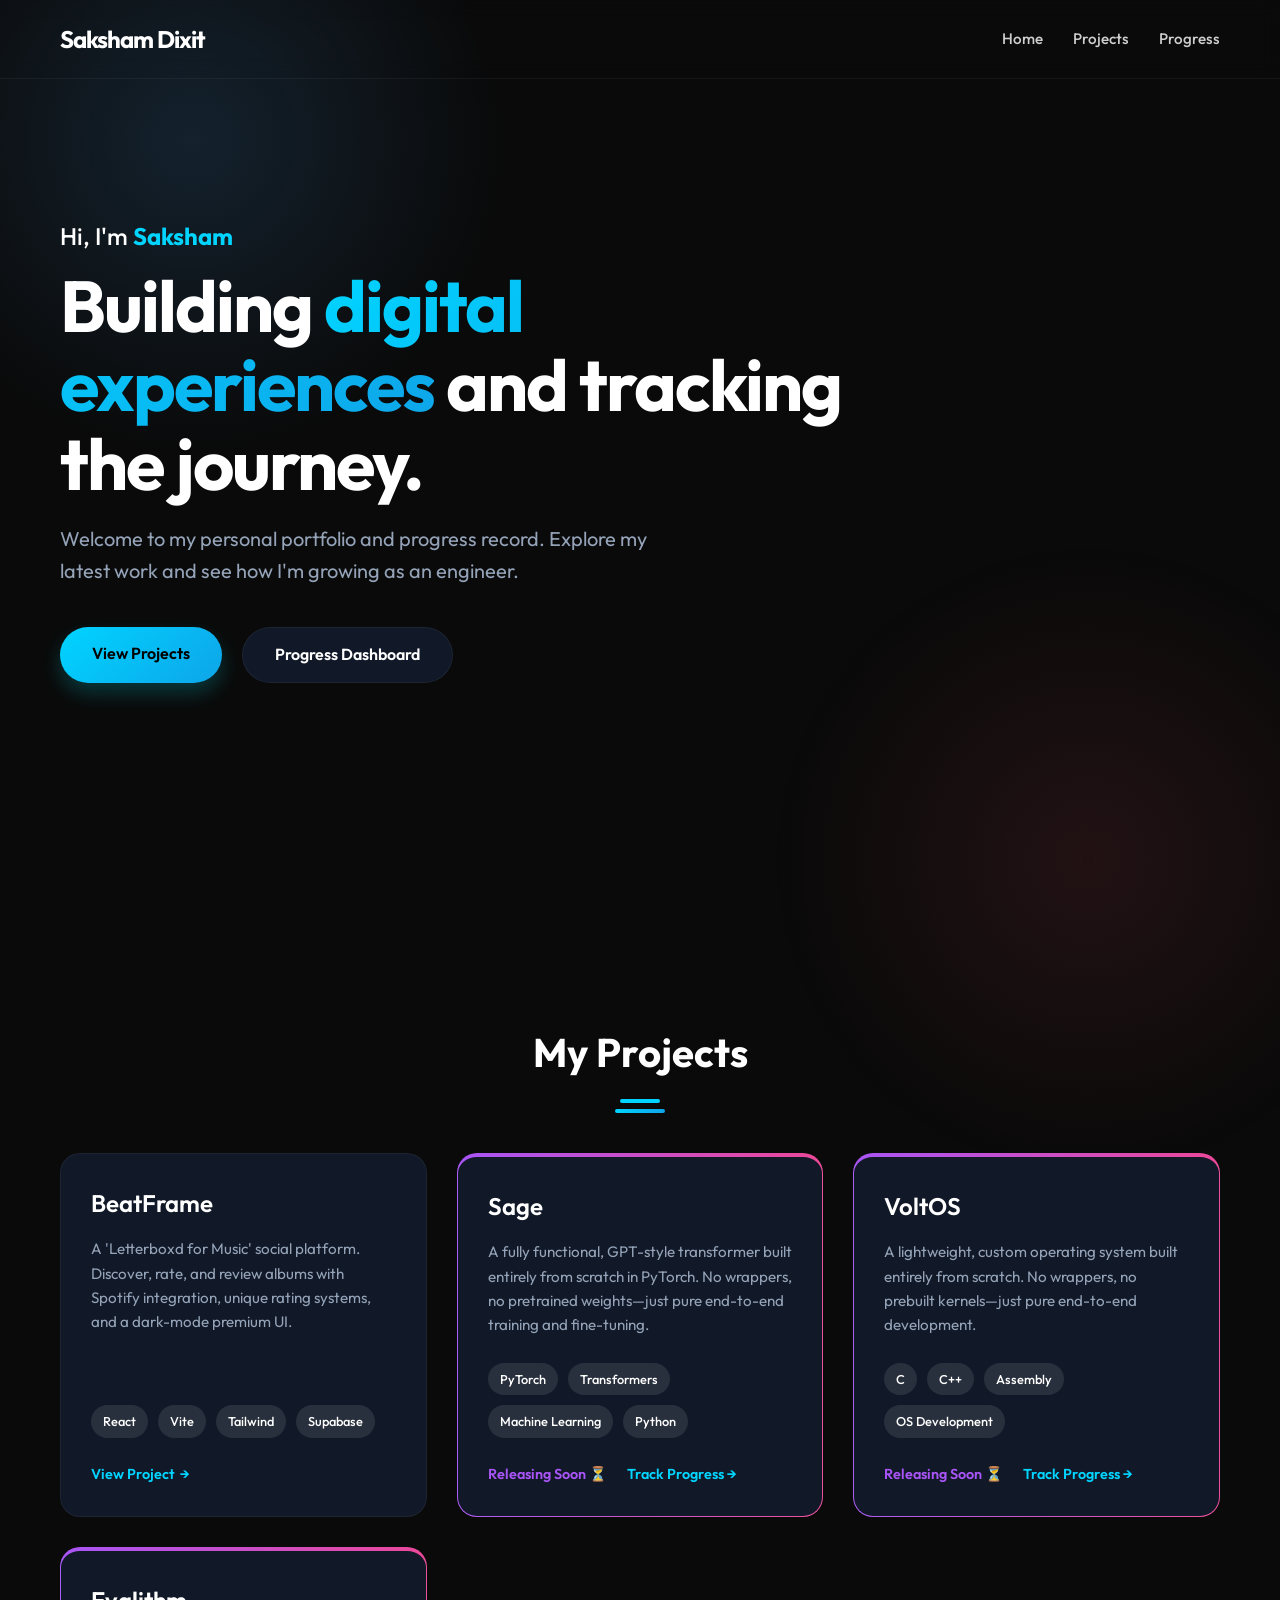
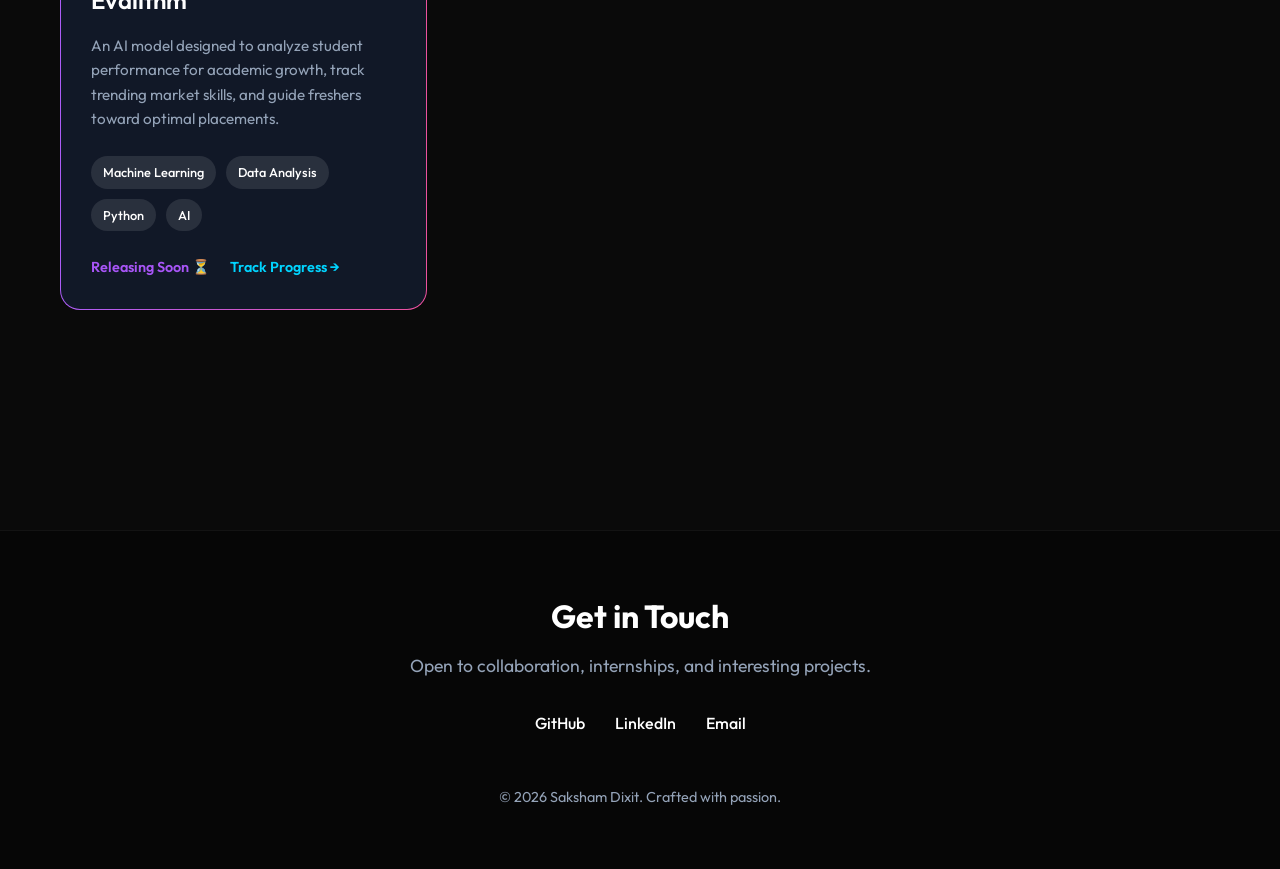
<file: index.html>
<!DOCTYPE html>
<html lang="en">
<head>
    <meta charset="UTF-8">
    <meta name="viewport" content="width=device-width, initial-scale=1.0">
    <title>My Portfolio & Progress</title>
    <meta name="description" content="Personal portfolio and progress tracking record.">
    <!-- Google Fonts: Outfit -->
    <link rel="preconnect" href="https://fonts.googleapis.com">
    <link rel="preconnect" href="https://fonts.gstatic.com" crossorigin>
    <link href="https://fonts.googleapis.com/css2?family=Outfit:wght@300;400;500;700&display=swap" rel="stylesheet">
    <link rel="stylesheet" href="styles/main.css">
</head>
<body>
    <div class="background-glow"></div>
    <div class="background-glow secondary"></div>

    <header>
        <nav>
            <div class="logo">Saksham Dixit</div>
            <ul class="nav-links">
                <li><a href="#home">Home</a></li>
                <li><a href="#projects">Projects</a></li>
                <li><a href="progress-dashboard.html">Progress</a></li>
            </ul>
        </nav>
    </header>

    <main>
        <section id="home" class="hero">
            <div class="hero-content fade-in">
                <h2 class="greeting">Hi, I'm <span class="highlight" id="user-name">Saksham</span></h2>
                <h1 class="title">Building <span class="gradient-text">digital experiences</span> and tracking the journey.</h1>
                <p class="subtitle">Welcome to my personal portfolio and progress record. Explore my latest work and see how I'm growing as an engineer.</p>
                <div class="cta-buttons">
                    <a href="#projects" class="btn btn-primary">View Projects</a>
                    <a href="progress-dashboard.html" class="btn btn-secondary">Progress Dashboard</a>
                </div>
            </div>
        </section>

        <section id="projects" class="projects-section">
            <h2 class="section-title fade-in">My Projects <span style="display:block; width: 40px; height: 4px; background: var(--accent-1); margin: 15px auto 0; border-radius: 2px;"></span></h2>
            <div class="projects-grid" id="projects-container">
                <!-- Projects will be injected here via JavaScript -->
            </div>
        </section>


    </main>

    <footer style="margin-top: 100px; padding: 60px 20px; border-top: 1px solid var(--glass-border); background: rgba(0,0,0,0.3);">
        <div style="max-width: 1200px; margin: 0 auto; text-align: center;">
            <h2 style="font-size: 2rem; font-weight: 700; margin-bottom: 10px;">Get in Touch</h2>
            <p style="color: var(--text-secondary); margin-bottom: 30px; font-size: 1.1rem;">Open to collaboration, internships, and interesting projects.</p>
            <div style="display: flex; justify-content: center; gap: 30px; flex-wrap: wrap;">
                <a href="https://github.com/sakshamd19" target="_blank" style="color: var(--text-primary); text-decoration: none; font-weight: 500; transition: var(--transition);" onmouseover="this.style.color='var(--accent-1)'" onmouseout="this.style.color='var(--text-primary)'">GitHub</a>
                <a href="https://www.linkedin.com/in/saksham-dixit-6b05b6356" target="_blank" style="color: var(--text-primary); text-decoration: none; font-weight: 500; transition: var(--transition);" onmouseover="this.style.color='var(--accent-1)'" onmouseout="this.style.color='var(--text-primary)'">LinkedIn</a>
                <a href="mailto:sakshamdixit0319@gmail.com" style="color: var(--text-primary); text-decoration: none; font-weight: 500; transition: var(--transition);" onmouseover="this.style.color='var(--accent-1)'" onmouseout="this.style.color='var(--text-primary)'">Email</a>
            </div>
            <p style="color: var(--text-secondary); margin-top: 50px; font-size: 0.9rem;">&copy; <span id="current-year"></span> Saksham Dixit. Crafted with passion.</p>
        </div>
    </footer>

    <script src="scripts/app.js"></script>
</body>
</html>
</file>
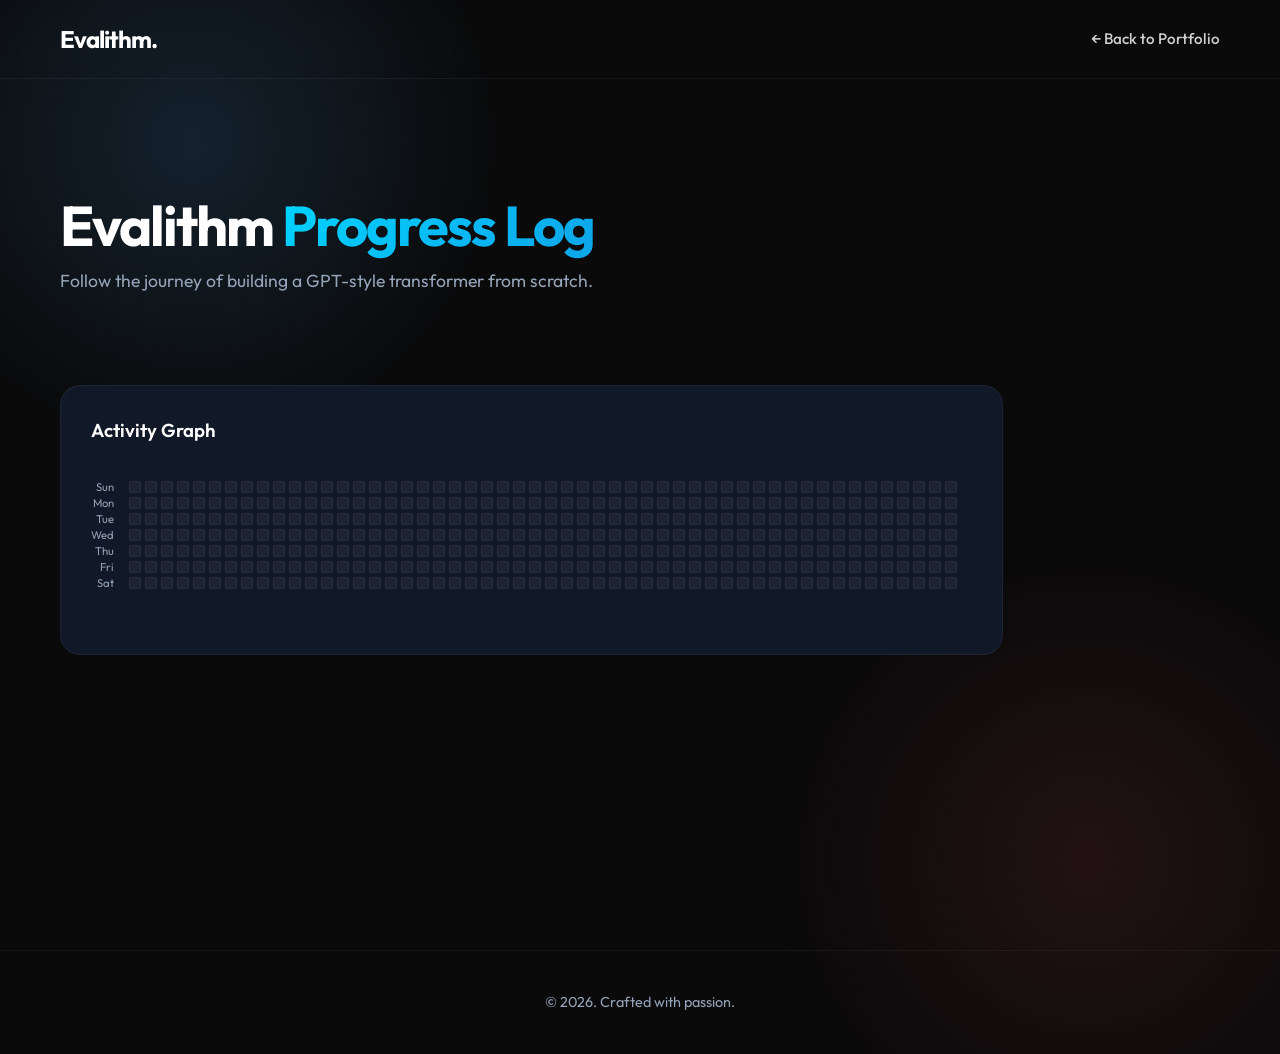
<file: evalithm-progress.html>
<!DOCTYPE html>
<html lang="en">
<head>
    <meta charset="UTF-8">
    <meta name="viewport" content="width=device-width, initial-scale=1.0">
    <title>Evalithm - Development Progress</title>
    <!-- Google Fonts: Outfit -->
    <link rel="preconnect" href="https://fonts.googleapis.com">
    <link rel="preconnect" href="https://fonts.gstatic.com" crossorigin>
    <link href="https://fonts.googleapis.com/css2?family=Outfit:wght@300;400;500;700&display=swap" rel="stylesheet">
    <link rel="stylesheet" href="styles/main.css">
</head>
<body>
    <div class="background-glow"></div>
    <div class="background-glow secondary"></div>

    <header>
        <nav>
            <div class="logo">Evalithm.</div>
            <ul class="nav-links">
                <li><a href="index.html">&larr; Back to Portfolio</a></li>
            </ul>
        </nav>
    </header>

    <main>
        <section class="progress-section" style="min-height: 100vh; padding-top: 150px;">
            <h1 class="title" style="text-align: left; font-size: 3.5rem; margin-bottom: 10px;">Evalithm <span class="gradient-text">Progress Log</span></h1>
            <p class="subtitle" style="text-align: left; margin: 0 0 40px 0; font-size: 1.1rem;">Follow the journey of building a GPT-style transformer from scratch.</p>
            
            <div class="contribution-section fade-in">
                <h3 style="margin-bottom: 20px; font-weight: 600;">Activity Graph</h3>
                <div class="contribution-graph-wrapper">
                    <div style="display: flex; gap: 10px; align-items: flex-end; padding: 15px 15px 15px 0;">
                        <div class="graph-days">
                            <span>Sun</span>
                            <span>Mon</span>
                            <span>Tue</span>
                            <span>Wed</span>
                            <span>Thu</span>
                            <span>Fri</span>
                            <span>Sat</span>
                        </div>
                        <div class="contribution-graph" id="contribution-graph"></div>
                    </div>
                </div>
            </div>

        </section>
    </main>

    <footer>
        <div class="footer-content">
            <p>&copy; <span id="current-year"></span>. Crafted with passion.</p>
        </div>
    </footer>

    <script src="scripts/evalithm-progress.js"></script>

</body>
</html>
</file>
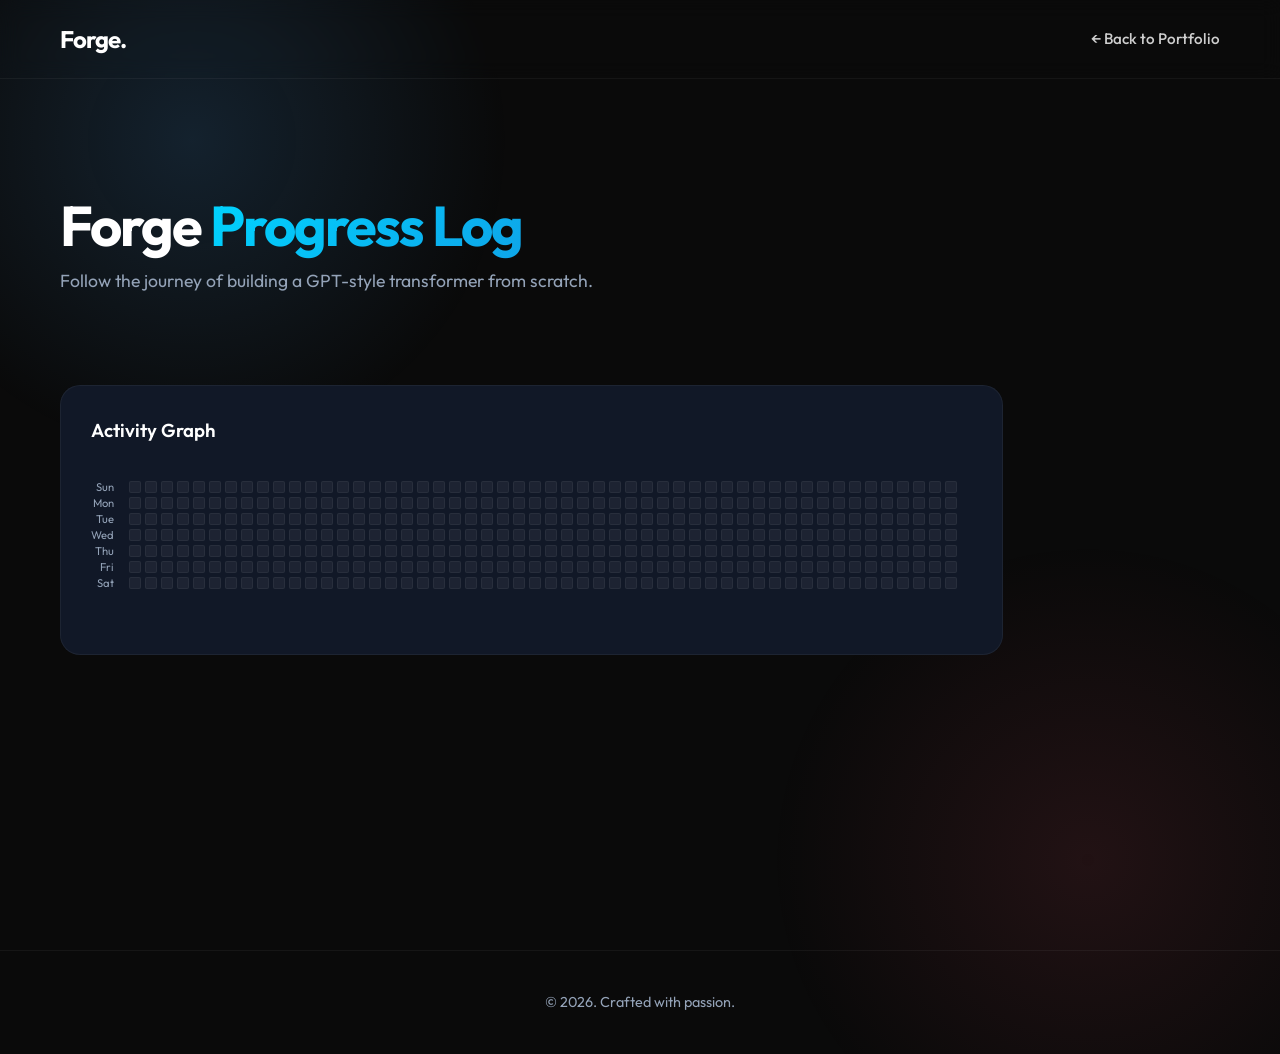
<file: forge-progress.html>
<!DOCTYPE html>
<html lang="en">
<head>
    <meta charset="UTF-8">
    <meta name="viewport" content="width=device-width, initial-scale=1.0">
    <title>Forge - Development Progress</title>
    <!-- Google Fonts: Outfit -->
    <link rel="preconnect" href="https://fonts.googleapis.com">
    <link rel="preconnect" href="https://fonts.gstatic.com" crossorigin>
    <link href="https://fonts.googleapis.com/css2?family=Outfit:wght@300;400;500;700&display=swap" rel="stylesheet">
    <link rel="stylesheet" href="styles/main.css">
</head>
<body>
    <div class="background-glow"></div>
    <div class="background-glow secondary"></div>

    <header>
        <nav>
            <div class="logo">Forge.</div>
            <ul class="nav-links">
                <li><a href="index.html">&larr; Back to Portfolio</a></li>
            </ul>
        </nav>
    </header>

    <main>
        <section class="progress-section" style="min-height: 100vh; padding-top: 150px;">
            <h1 class="title" style="text-align: left; font-size: 3.5rem; margin-bottom: 10px;">Forge <span class="gradient-text">Progress Log</span></h1>
            <p class="subtitle" style="text-align: left; margin: 0 0 40px 0; font-size: 1.1rem;">Follow the journey of building a GPT-style transformer from scratch.</p>
            
            <div class="contribution-section fade-in">
                <h3 style="margin-bottom: 20px; font-weight: 600;">Activity Graph</h3>
                <div class="contribution-graph-wrapper">
                    <div style="display: flex; gap: 10px; align-items: flex-end; padding: 15px 15px 15px 0;">
                        <div class="graph-days">
                            <span>Sun</span>
                            <span>Mon</span>
                            <span>Tue</span>
                            <span>Wed</span>
                            <span>Thu</span>
                            <span>Fri</span>
                            <span>Sat</span>
                        </div>
                        <div class="contribution-graph" id="contribution-graph"></div>
                    </div>
                </div>
            </div>

        </section>
    </main>

    <footer>
        <div class="footer-content">
            <p>&copy; <span id="current-year"></span>. Crafted with passion.</p>
        </div>
    </footer>

    <script src="scripts/forge-progress.js"></script>

</body>
</html>
</file>
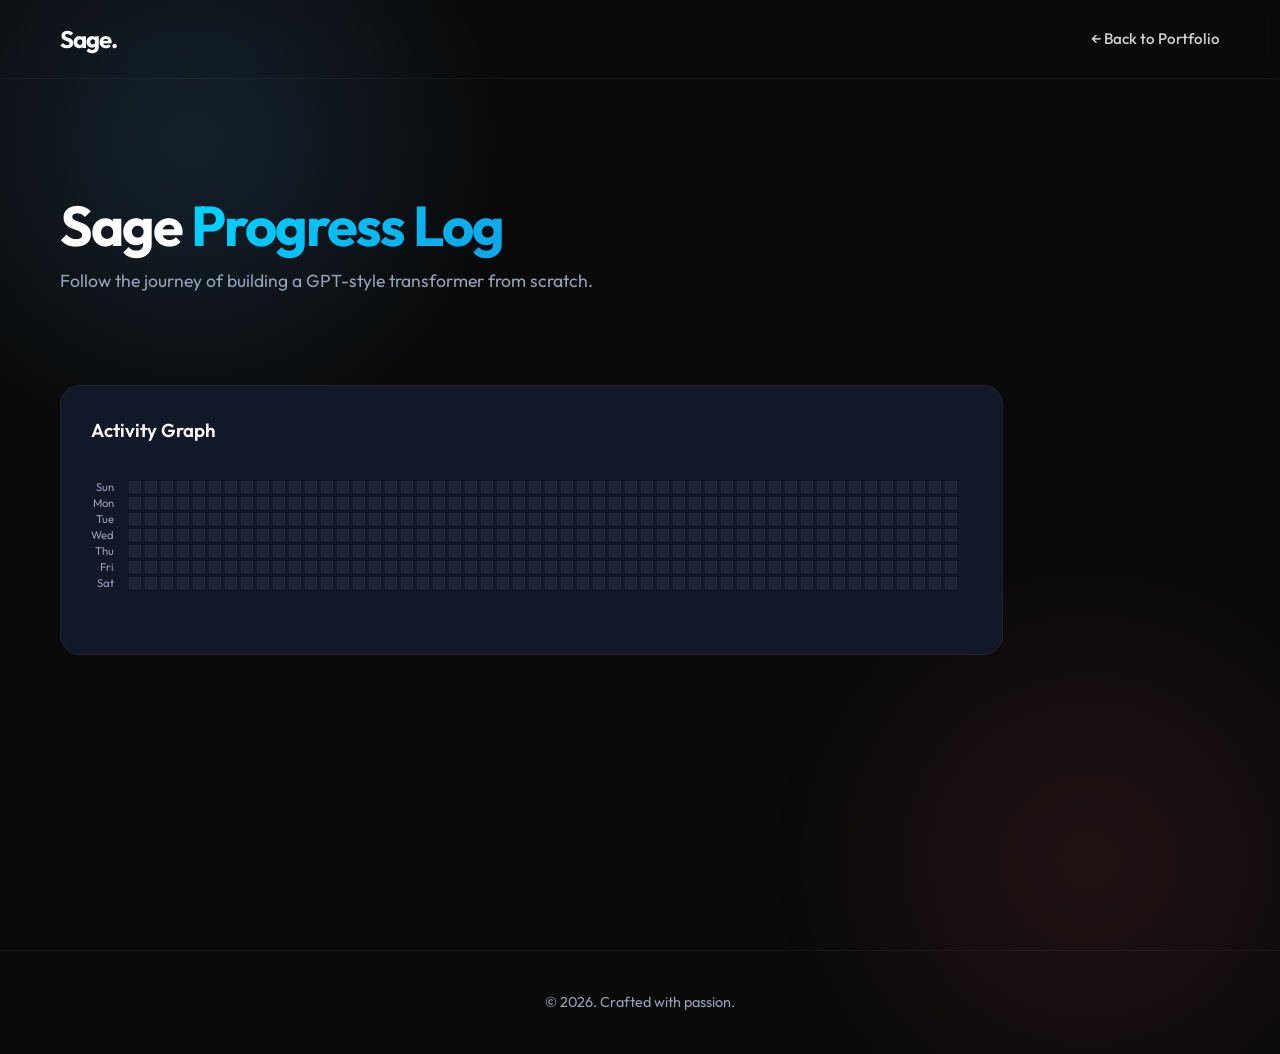
<file: sage-progress.html>
<!DOCTYPE html>
<html lang="en">
<head>
    <meta charset="UTF-8">
    <meta name="viewport" content="width=device-width, initial-scale=1.0">
    <title>Sage - Development Progress</title>
    <!-- Google Fonts: Outfit -->
    <link rel="preconnect" href="https://fonts.googleapis.com">
    <link rel="preconnect" href="https://fonts.gstatic.com" crossorigin>
    <link href="https://fonts.googleapis.com/css2?family=Outfit:wght@300;400;500;700&display=swap" rel="stylesheet">
    <link rel="stylesheet" href="styles/main.css">
</head>
<body>
    <div class="background-glow"></div>
    <div class="background-glow secondary"></div>

    <header>
        <nav>
            <div class="logo">Sage.</div>
            <ul class="nav-links">
                <li><a href="index.html">&larr; Back to Portfolio</a></li>
            </ul>
        </nav>
    </header>

    <main>
        <section class="progress-section" style="min-height: 100vh; padding-top: 150px;">
            <h1 class="title" style="text-align: left; font-size: 3.5rem; margin-bottom: 10px;">Sage <span class="gradient-text">Progress Log</span></h1>
            <p class="subtitle" style="text-align: left; margin: 0 0 40px 0; font-size: 1.1rem;">Follow the journey of building a GPT-style transformer from scratch.</p>
            
            <div class="contribution-section fade-in">
                <h3 style="margin-bottom: 20px; font-weight: 600;">Activity Graph</h3>
                <div class="contribution-graph-wrapper">
                    <div style="display: flex; gap: 10px; align-items: flex-end; padding: 15px 15px 15px 0;">
                        <div class="graph-days">
                            <span>Sun</span>
                            <span>Mon</span>
                            <span>Tue</span>
                            <span>Wed</span>
                            <span>Thu</span>
                            <span>Fri</span>
                            <span>Sat</span>
                        </div>
                        <div class="contribution-graph" id="contribution-graph"></div>
                    </div>
                </div>
            </div>

        </section>
    </main>

    <footer>
        <div class="footer-content">
            <p>&copy; <span id="current-year"></span>. Crafted with passion.</p>
        </div>
    </footer>

    <script src="scripts/sage-progress.js"></script>

</body>
</html>
</file>
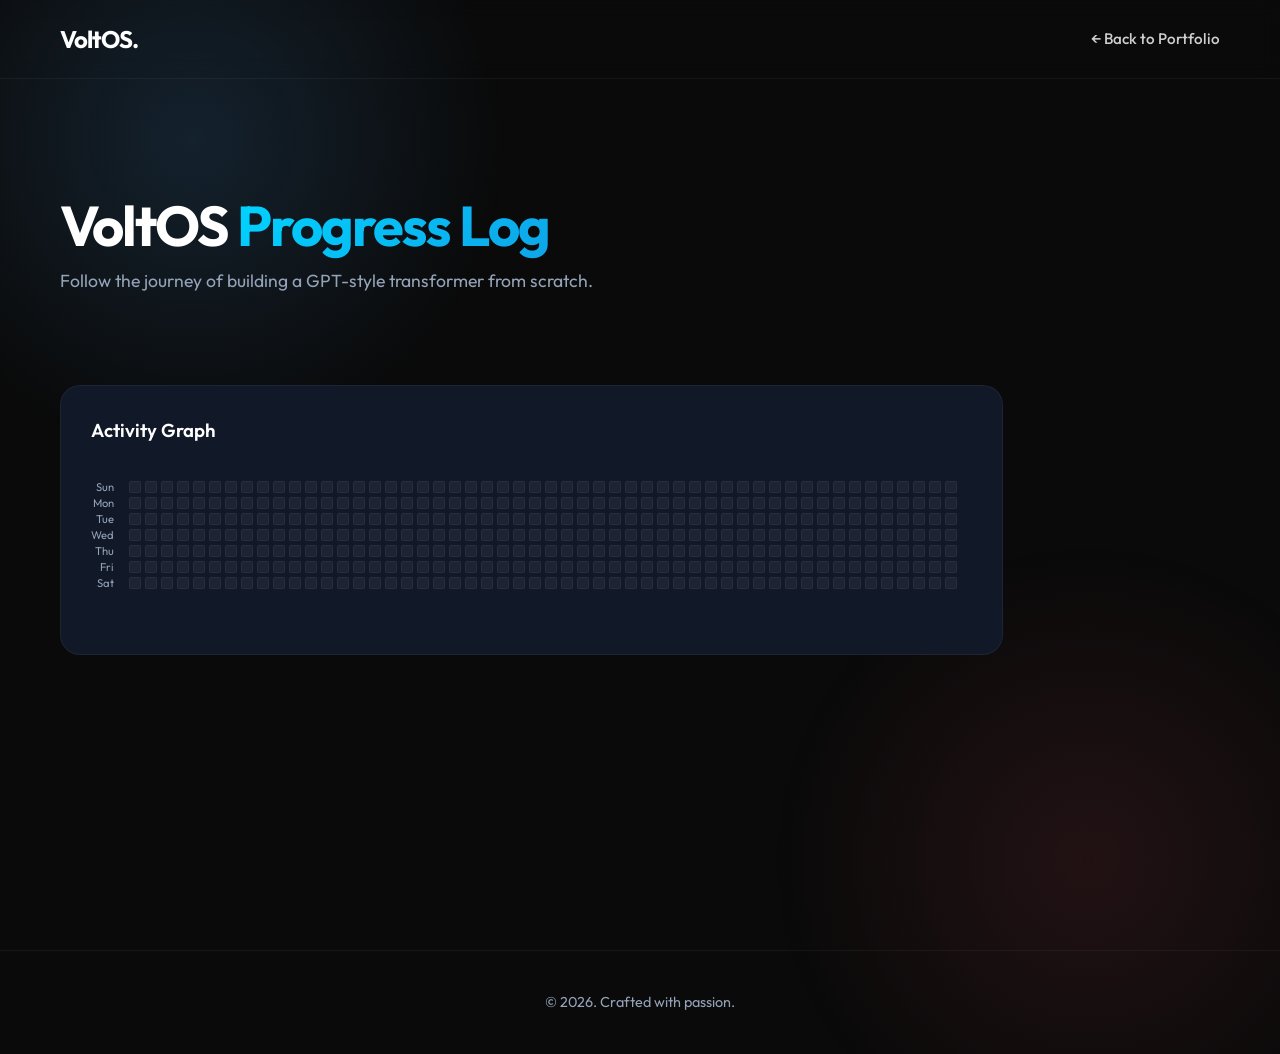
<file: voltos-progress.html>
<!DOCTYPE html>
<html lang="en">
<head>
    <meta charset="UTF-8">
    <meta name="viewport" content="width=device-width, initial-scale=1.0">
    <title>VoltOS - Development Progress</title>
    <!-- Google Fonts: Outfit -->
    <link rel="preconnect" href="https://fonts.googleapis.com">
    <link rel="preconnect" href="https://fonts.gstatic.com" crossorigin>
    <link href="https://fonts.googleapis.com/css2?family=Outfit:wght@300;400;500;700&display=swap" rel="stylesheet">
    <link rel="stylesheet" href="styles/main.css">
</head>
<body>
    <div class="background-glow"></div>
    <div class="background-glow secondary"></div>

    <header>
        <nav>
            <div class="logo">VoltOS.</div>
            <ul class="nav-links">
                <li><a href="index.html">&larr; Back to Portfolio</a></li>
            </ul>
        </nav>
    </header>

    <main>
        <section class="progress-section" style="min-height: 100vh; padding-top: 150px;">
            <h1 class="title" style="text-align: left; font-size: 3.5rem; margin-bottom: 10px;">VoltOS <span class="gradient-text">Progress Log</span></h1>
            <p class="subtitle" style="text-align: left; margin: 0 0 40px 0; font-size: 1.1rem;">Follow the journey of building a GPT-style transformer from scratch.</p>
            
            <div class="contribution-section fade-in">
                <h3 style="margin-bottom: 20px; font-weight: 600;">Activity Graph</h3>
                <div class="contribution-graph-wrapper">
                    <div style="display: flex; gap: 10px; align-items: flex-end; padding: 15px 15px 15px 0;">
                        <div class="graph-days">
                            <span>Sun</span>
                            <span>Mon</span>
                            <span>Tue</span>
                            <span>Wed</span>
                            <span>Thu</span>
                            <span>Fri</span>
                            <span>Sat</span>
                        </div>
                        <div class="contribution-graph" id="contribution-graph"></div>
                    </div>
                </div>
            </div>

        </section>
    </main>

    <footer>
        <div class="footer-content">
            <p>&copy; <span id="current-year"></span>. Crafted with passion.</p>
        </div>
    </footer>

    <script src="scripts/voltos-progress.js"></script>

</body>
</html>
</file>
<file: styles/main.css>
:root {
    --bg-color: #0a0a0a;
    --card-bg: #111827;
    --text-primary: #ffffff;
    --text-secondary: #94a3b8;
    --accent-1: #00d4ff;
    --accent-2: #0ea5e9;
    --accent-3: #a855f7;
    --accent-4: #ec4899;
    --glass-bg: #111827;
    --glass-border: rgba(255, 255, 255, 0.05);
    --font-main: 'Outfit', sans-serif;
    --transition: all 0.3s cubic-bezier(0.25, 0.8, 0.25, 1);
}

* {
    margin: 0;
    padding: 0;
    box-sizing: border-box;
    scroll-behavior: smooth;
}

body {
    background-color: var(--bg-color);
    color: var(--text-primary);
    font-family: var(--font-main);
    line-height: 1.6;
    overflow-x: hidden;
    position: relative;
}

/* Background Glow Effects */
.background-glow {
    position: fixed;
    top: -20%;
    left: -10%;
    width: 50vw;
    height: 50vw;
    background: radial-gradient(circle, rgba(79,172,254,0.15) 0%, rgba(0,0,0,0) 70%);
    border-radius: 50%;
    z-index: -1;
    pointer-events: none;
}

.background-glow.secondary {
    top: 60%;
    left: 60%;
    background: radial-gradient(circle, rgba(245,87,108,0.1) 0%, rgba(0,0,0,0) 70%);
}

/* Typography Utilities */
.gradient-text {
    background: linear-gradient(135deg, var(--accent-1), var(--accent-2));
    -webkit-background-clip: text;
    -webkit-text-fill-color: transparent;
    background-clip: text;
}

.highlight {
    color: var(--accent-1);
    font-weight: 700;
}

/* Navigation */
header {
    position: fixed;
    top: 0;
    width: 100%;
    padding: 20px 0;
    z-index: 100;
    backdrop-filter: blur(10px);
    -webkit-backdrop-filter: blur(10px);
    border-bottom: 1px solid var(--glass-border);
}

nav {
    display: flex;
    justify-content: space-between;
    align-items: center;
    max-width: 1200px;
    margin: 0 auto;
    padding: 0 20px;
}

.logo {
    font-size: 1.5rem;
    font-weight: 700;
    letter-spacing: -1px;
}

.nav-links {
    list-style: none;
    display: flex;
    gap: 30px;
}

.nav-links a {
    color: var(--text-primary);
    text-decoration: none;
    font-size: 0.95rem;
    font-weight: 500;
    transition: var(--transition);
    opacity: 0.8;
}

.nav-links a:hover {
    opacity: 1;
    color: var(--accent-1);
}

/* Main Container */
main {
    max-width: 1200px;
    margin: 0 auto;
    padding: 0 20px;
}

/* Sections */
section {
    min-height: 100vh;
    padding: 120px 0;
    display: flex;
    flex-direction: column;
    justify-content: center;
}

.section-title {
    font-size: 2.5rem;
    margin-bottom: 50px;
    text-align: center;
    font-weight: 700;
    position: relative;
    display: inline-block;
    align-self: center;
}

.section-title::after {
    content: '';
    position: absolute;
    bottom: -10px;
    left: 50%;
    transform: translateX(-50%);
    width: 50px;
    height: 4px;
    background: linear-gradient(90deg, var(--accent-1), var(--accent-2));
    border-radius: 2px;
}

/* Hero Section */
.hero {
    align-items: flex-start;
    justify-content: center;
}

.hero-content {
    max-width: 800px;
}

.greeting {
    font-size: 1.5rem;
    font-weight: 500;
    margin-bottom: 10px;
}

.title {
    font-size: 4.5rem;
    line-height: 1.1;
    font-weight: 700;
    margin-bottom: 20px;
    letter-spacing: -2px;
}

.subtitle {
    font-size: 1.25rem;
    color: var(--text-secondary);
    margin-bottom: 40px;
    max-width: 600px;
}

/* Buttons */
.cta-buttons {
    display: flex;
    gap: 20px;
}

.btn {
    padding: 14px 32px;
    border-radius: 30px;
    font-weight: 600;
    text-decoration: none;
    font-size: 1rem;
    transition: var(--transition);
    cursor: pointer;
    border: none;
}

.btn-primary {
    background: linear-gradient(135deg, var(--accent-1), var(--accent-2));
    color: #000;
    box-shadow: 0 10px 20px rgba(0, 242, 254, 0.2);
}

.btn-primary:hover {
    transform: translateY(-3px);
    box-shadow: 0 15px 25px rgba(0, 242, 254, 0.3);
}

.btn-secondary {
    background: var(--glass-bg);
    color: var(--text-primary);
    border: 1px solid var(--glass-border);
    backdrop-filter: blur(10px);
}

.btn-secondary:hover {
    background: rgba(255, 255, 255, 0.1);
    transform: translateY(-3px);
}

/* Projects Grid */
.projects-grid {
    display: grid;
    grid-template-columns: repeat(auto-fit, minmax(280px, 1fr));
    gap: 30px;
}

/* Project Card */
.project-card {
    background: var(--glass-bg);
    border: 1px solid var(--glass-border);
    border-radius: 20px;
    padding: 30px;
    transition: var(--transition);
    position: relative;
    overflow: hidden;
    backdrop-filter: blur(10px);
    display: flex;
    flex-direction: column;
    height: 100%;
}

.project-card::before {
    content: '';
    position: absolute;
    top: 0;
    left: 0;
    width: 100%;
    height: 4px;
    background: linear-gradient(90deg, var(--accent-1), var(--accent-2));
    transform: scaleX(0);
    transform-origin: left;
    transition: transform 0.4s ease;
}

.project-card:hover {
    transform: translateY(-10px);
    background: rgba(255, 255, 255, 0.05);
    border-color: rgba(255, 255, 255, 0.2);
}

.project-card:hover::before {
    transform: scaleX(1);
}

.project-icon {
    font-size: 2.5rem;
    margin-bottom: 20px;
}

.project-title {
    font-size: 1.5rem;
    margin-bottom: 15px;
    font-weight: 600;
}

.project-desc {
    color: var(--text-secondary);
    font-size: 0.95rem;
    margin-bottom: 25px;
    flex-grow: 1;
}

.project-tech {
    display: flex;
    flex-wrap: wrap;
    gap: 10px;
    margin-bottom: 25px;
}

.tech-tag {
    background: rgba(255, 255, 255, 0.1);
    padding: 6px 12px;
    border-radius: 20px;
    font-size: 0.8rem;
    font-weight: 500;
}

.project-links a {
    color: var(--accent-1);
    text-decoration: none;
    font-size: 0.9rem;
    font-weight: 600;
    display: inline-flex;
    align-items: center;
    gap: 5px;
    transition: var(--transition);
}

.project-links a:hover {
    color: var(--accent-2);
}

/* Timeline (Progress) */
.timeline {
    position: relative;
    max-width: 800px;
    margin: 0 auto;
}

.timeline::after {
    content: '';
    position: absolute;
    width: 2px;
    background: var(--glass-border);
    top: 0;
    bottom: 0;
    left: 50%;
    margin-left: -1px;
}

.timeline-item {
    padding: 10px 40px;
    position: relative;
    background-color: inherit;
    width: 50%;
}

.timeline-item.left {
    left: 0;
}

.timeline-item.right {
    left: 50%;
}

.timeline-item::after {
    content: '';
    position: absolute;
    width: 20px;
    height: 20px;
    right: -10px;
    background-color: var(--bg-color);
    border: 4px solid var(--accent-1);
    top: 20px;
    border-radius: 50%;
    z-index: 1;
    transition: var(--transition);
}

.timeline-item.right::after {
    left: -10px;
}

.timeline-item:hover::after {
    background-color: var(--accent-1);
    box-shadow: 0 0 15px var(--accent-1);
}

.timeline-content {
    padding: 30px;
    background: var(--glass-bg);
    border: 1px solid var(--glass-border);
    border-radius: 20px;
    backdrop-filter: blur(10px);
    transition: var(--transition);
}

.timeline-content:hover {
    transform: translateY(-5px);
    border-color: rgba(255, 255, 255, 0.2);
}

.timeline-date {
    display: inline-block;
    padding: 6px 14px;
    background: rgba(0, 242, 254, 0.1);
    color: var(--accent-1);
    border-radius: 20px;
    font-size: 0.85rem;
    font-weight: 600;
    margin-bottom: 15px;
}

.timeline-title {
    font-size: 1.3rem;
    margin-bottom: 10px;
    font-weight: 600;
}

.timeline-desc {
    color: var(--text-secondary);
    font-size: 0.95rem;
}

/* Animations */
.fade-in {
    opacity: 0;
    transform: translateY(30px);
    transition: opacity 0.8s ease-out, transform 0.8s ease-out;
}

.fade-in.appear {
    opacity: 1;
    transform: translateY(0);
}

/* Footer */
footer {
    text-align: center;
    padding: 40px 0;
    border-top: 1px solid var(--glass-border);
    margin-top: 50px;
}

.footer-content p {
    color: var(--text-secondary);
    font-size: 0.9rem;
}

/* Responsive */
@media screen and (max-width: 900px) {
    .title {
        font-size: 3.5rem;
    }
    
    .timeline::after {
        left: 31px;
    }
    
    .timeline-item {
        width: 100%;
        padding-left: 70px;
        padding-right: 25px;
    }
    
    .timeline-item.right {
        left: 0%;
    }
    
    .timeline-item.left::after, .timeline-item.right::after {
        left: 21px;
    }
}

@media screen and (max-width: 600px) {
    .title {
        font-size: 2.2rem;
    }
    
    header {
        padding: 15px 0;
    }

    nav {
        flex-direction: column;
        gap: 10px;
    }

    .nav-links {
        gap: 15px;
        flex-wrap: wrap;
        justify-content: center;
    }
    
    .cta-buttons {
        flex-direction: column;
        width: 100%;
        gap: 15px;
    }

    .cta-buttons .btn {
        width: 100%;
        text-align: center;
    }
    
    .timeline-item {
        padding-left: 60px;
        padding-right: 15px;
    }

    .dashboard-panel {
        padding: 20px !important;
    }

    .projects-grid {
        grid-template-columns: 1fr !important;
    }
    
    .semester-table {
        display: block;
        overflow-x: auto;
        white-space: nowrap;
    }
}

/* Contribution Graph */
.contribution-section {
    margin-top: 50px;
    margin-bottom: 80px;
    background: var(--glass-bg);
    border: 1px solid var(--glass-border);
    border-radius: 20px;
    padding: 30px;
    backdrop-filter: blur(10px);
    width: fit-content;
    max-width: 100%;
    overflow-x: auto;
}

/* Sidebar Timeline Overrides */
.sidebar-timeline .timeline::after {
    left: 31px;
}
.sidebar-timeline .timeline-item {
    width: 100%;
    padding-left: 60px;
    padding-right: 0px;
}
.sidebar-timeline .timeline-item.right {
    left: 0%;
}
.sidebar-timeline .timeline-item.left::after, 
.sidebar-timeline .timeline-item.right::after {
    left: 21px;
}
.sidebar-timeline .timeline-content {
    padding: 20px;
}

.contribution-graph-wrapper {
    display: flex;
    justify-content: flex-start;
    overflow-x: auto;
    padding-bottom: 20px;
}

.contribution-graph {
    display: grid;
    grid-template-rows: repeat(7, 12px);
    grid-auto-flow: column;
    gap: 4px;
}

.contribution-cell {
    width: 12px;
    height: 12px;
    border-radius: 2px;
    background-color: rgba(255, 255, 255, 0.05); /* empty state */
    border: 1px solid rgba(255, 255, 255, 0.05);
    transition: transform 0.2s;
    cursor: pointer;
}

.contribution-cell:hover {
    transform: scale(1.5);
    border-color: var(--text-primary);
    z-index: 10;
}

/* GitHub Green Colors */
.contribution-cell.level-1 { background-color: #0e4429; border-color: #0e4429; }
.contribution-cell.level-2 { background-color: #006d32; border-color: #006d32; }
.contribution-cell.level-3 { background-color: #26a641; border-color: #26a641; }
.contribution-cell.level-4 { background-color: #39d353; border-color: #39d353; }

.contribution-footer {
    display: flex;
    justify-content: flex-end;
    align-items: center;
    margin-top: 15px;
    font-size: 0.85rem;
    color: var(--text-secondary);
}

.contribution-legend {
    display: flex;
    align-items: center;
    gap: 5px;
}

.legend-cell {
    width: 12px;
    height: 12px;
    border-radius: 2px;
    display: inline-block;
}

.legend-cell.empty { background-color: rgba(255, 255, 255, 0.05); border: 1px solid rgba(255, 255, 255, 0.05); }
.legend-cell.level-1 { background-color: #0e4429; }
.legend-cell.level-2 { background-color: #006d32; }
.legend-cell.level-3 { background-color: #26a641; }
.legend-cell.level-4 { background-color: #39d353; }

.graph-days {
    display: grid;
    grid-template-rows: repeat(7, 12px);
    gap: 4px;
    font-size: 0.7rem;
    color: var(--text-secondary);
    text-align: right;
    padding-right: 5px;
}
.graph-days span {
    line-height: 12px;
}

/* Modal CSS */
.modal {
    display: none;
    position: fixed;
    top: 0; left: 0; width: 100%; height: 100%;
    background: rgba(0, 0, 0, 0.7);
    z-index: 1000;
    justify-content: center;
    align-items: center;
    backdrop-filter: blur(5px);
}

.modal.active {
    display: flex;
}

.form-group input:focus, .form-group textarea:focus {
    outline: none;
    border-color: var(--accent-1);
}

.close-btn:hover {
    color: var(--text-primary) !important;
}


/* --- Tab Navigation UI --- */
.tabs-nav {
    display: flex;
    justify-content: center;
    gap: 15px;
    margin-bottom: 40px;
    flex-wrap: wrap;
}

.tab-btn {
    background: var(--card-bg);
    border: 1px solid var(--glass-border);
    color: var(--text-secondary);
    padding: 12px 28px;
    border-radius: 30px;
    cursor: pointer;
    font-size: 1rem;
    font-weight: 600;
    transition: var(--transition);
}

.tab-btn:hover {
    color: var(--text-primary);
    border-color: rgba(255, 255, 255, 0.2);
    transform: translateY(-2px);
}

.tab-btn.active {
    background: linear-gradient(135deg, rgba(0, 212, 255, 0.15), rgba(14, 165, 233, 0.15));
    color: var(--accent-1);
    border-color: var(--accent-1);
    box-shadow: 0 4px 15px rgba(0, 212, 255, 0.1);
}

.tab-content {
    display: none;
}

.tab-content.active {
    display: block;
}

/* Featured Project Card */
.project-card.featured {
    border-top: 4px solid transparent;
    background-image: linear-gradient(var(--card-bg), var(--card-bg)), linear-gradient(90deg, var(--accent-3), var(--accent-4));
    background-origin: border-box;
    background-clip: padding-box, border-box;
    border-top-left-radius: 20px;
    border-top-right-radius: 20px;
}

.project-card.featured::before {
    display: none; /* override default hover line for featured */
}
</file>
